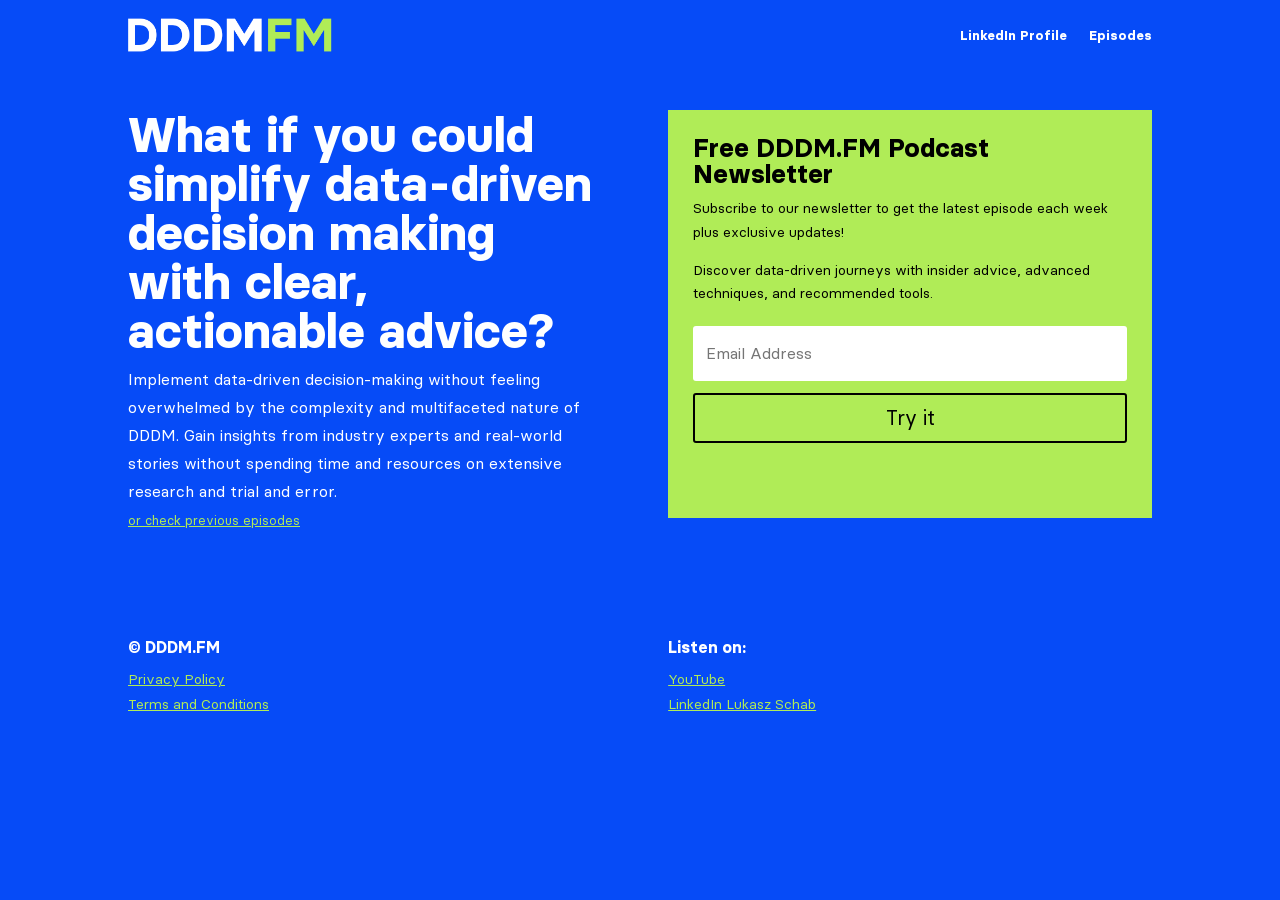
<file: index.html>
<!doctype html>
<html lang="en">
<head>
  <meta charset="utf-8">
  <meta name="viewport" content="width=device-width, initial-scale=1">
  <title>Data-Driven Decision Making Podcast – DDDM.FM</title>
  <meta name="description" content="Simplify data-driven decision making with clear, actionable advice. Insights from industry experts and real-world stories.">
  <link rel="canonical" href="https://dddm.fm/">
  <meta property="og:type" content="website">
  <meta property="og:title" content="Data-Driven Decision Making Podcast – DDDM.FM">
  <meta property="og:description" content="Simplify data-driven decision making with clear, actionable advice.">
  <meta property="og:url" content="https://dddm.fm/">
  <link rel="icon" href="assets/favicon-32.png" sizes="32x32">
  <link rel="icon" href="assets/favicon-192.png" sizes="192x192">
  <link rel="apple-touch-icon" href="assets/apple-touch-icon.png">
  <link rel="preload" href="assets/basiercircle-bold.ttf" as="font" type="font/ttf" crossorigin>
  <link rel="stylesheet" href="style.css">
</head>
<body>
  <header class="site-header">
    <div class="wrap">
      <a class="logo" href="/"><img src="assets/logo.png" width="750" height="125" alt="DDDM.FM – Data-Driven Decision Making Podcast"></a>
      <nav>
        <a href="https://www.linkedin.com/in/lukaszschab/">LinkedIn Profile</a>
        <a href="https://www.youtube.com/@DDDM_FM">Episodes</a>
      </nav>
    </div>
  </header>

  <main class="hero">
    <div class="wrap">
      <div>
        <h1>What if you could simplify data-driven decision making with clear, actionable advice?</h1>
        <p class="lead">Implement data-driven decision-making without feeling overwhelmed by the complexity and multifaceted nature of DDDM. Gain insights from industry experts and real-world stories without spending time and resources on extensive research and trial and error.</p>
        <a class="episodes" href="https://www.youtube.com/@DDDM_FM" target="_blank" rel="noopener">or check previous episodes</a>
      </div>

      <section class="newsletter" aria-labelledby="nl-title">
        <h2 id="nl-title">Free DDDM.FM Podcast Newsletter</h2>
        <p>Subscribe to our newsletter to get the latest episode each week plus exclusive updates!</p>
        <p>Discover data-driven journeys with insider advice, advanced techniques, and recommended tools.</p>
        <!-- Kit (ConvertKit) form 7572705, same list the WordPress site used -->
        <form id="signup" action="https://app.convertkit.com/forms/7572705/subscriptions" method="post">
          <input id="email" type="email" name="email_address" placeholder="Email Address" aria-label="Email Address" autocomplete="email" required>
          <button type="submit">Try it</button>
          <p class="form-status" role="status" aria-live="polite"></p>
        </form>
      </section>
    </div>
  </main>

  <footer class="site-footer">
    <div class="wrap">
      <div>
        <p class="label">© DDDM.FM</p>
        <ul>
          <li><a href="/privacy-policy/">Privacy Policy</a></li>
          <li><a href="/terms-and-conditions/">Terms and Conditions</a></li>
        </ul>
      </div>
      <div>
        <p class="label">Listen on:</p>
        <ul>
          <li><a href="https://www.youtube.com/@DDDM_FM">YouTube</a></li>
          <li><a href="https://www.linkedin.com/in/lukaszschab/">LinkedIn Lukasz Schab</a></li>
        </ul>
      </div>
    </div>
  </footer>

  <script>
    // Submit to Kit in the background and show the result inline.
    // Without JS the form still posts normally to Kit's hosted confirmation page.
    const form = document.getElementById('signup');
    const status = form.querySelector('.form-status');
    const button = form.querySelector('button');
    form.addEventListener('submit', async (e) => {
      e.preventDefault();
      button.disabled = true;
      status.textContent = '';
      let data;
      try {
        const res = await fetch(form.action, {
          method: 'POST',
          headers: { Accept: 'application/json' },
          body: new FormData(form)
        });
        data = await res.json();
      } catch {
        form.submit();
        return;
      } finally {
        button.disabled = false;
      }
      if (data.status === 'failed') {
        status.textContent = 'Something went wrong. Please check your email address and try again.';
      } else {
        form.reset();
        status.textContent = 'Thanks! Check your inbox to confirm your subscription.';
      }
    });
  </script>
</body>
</html>
</file>
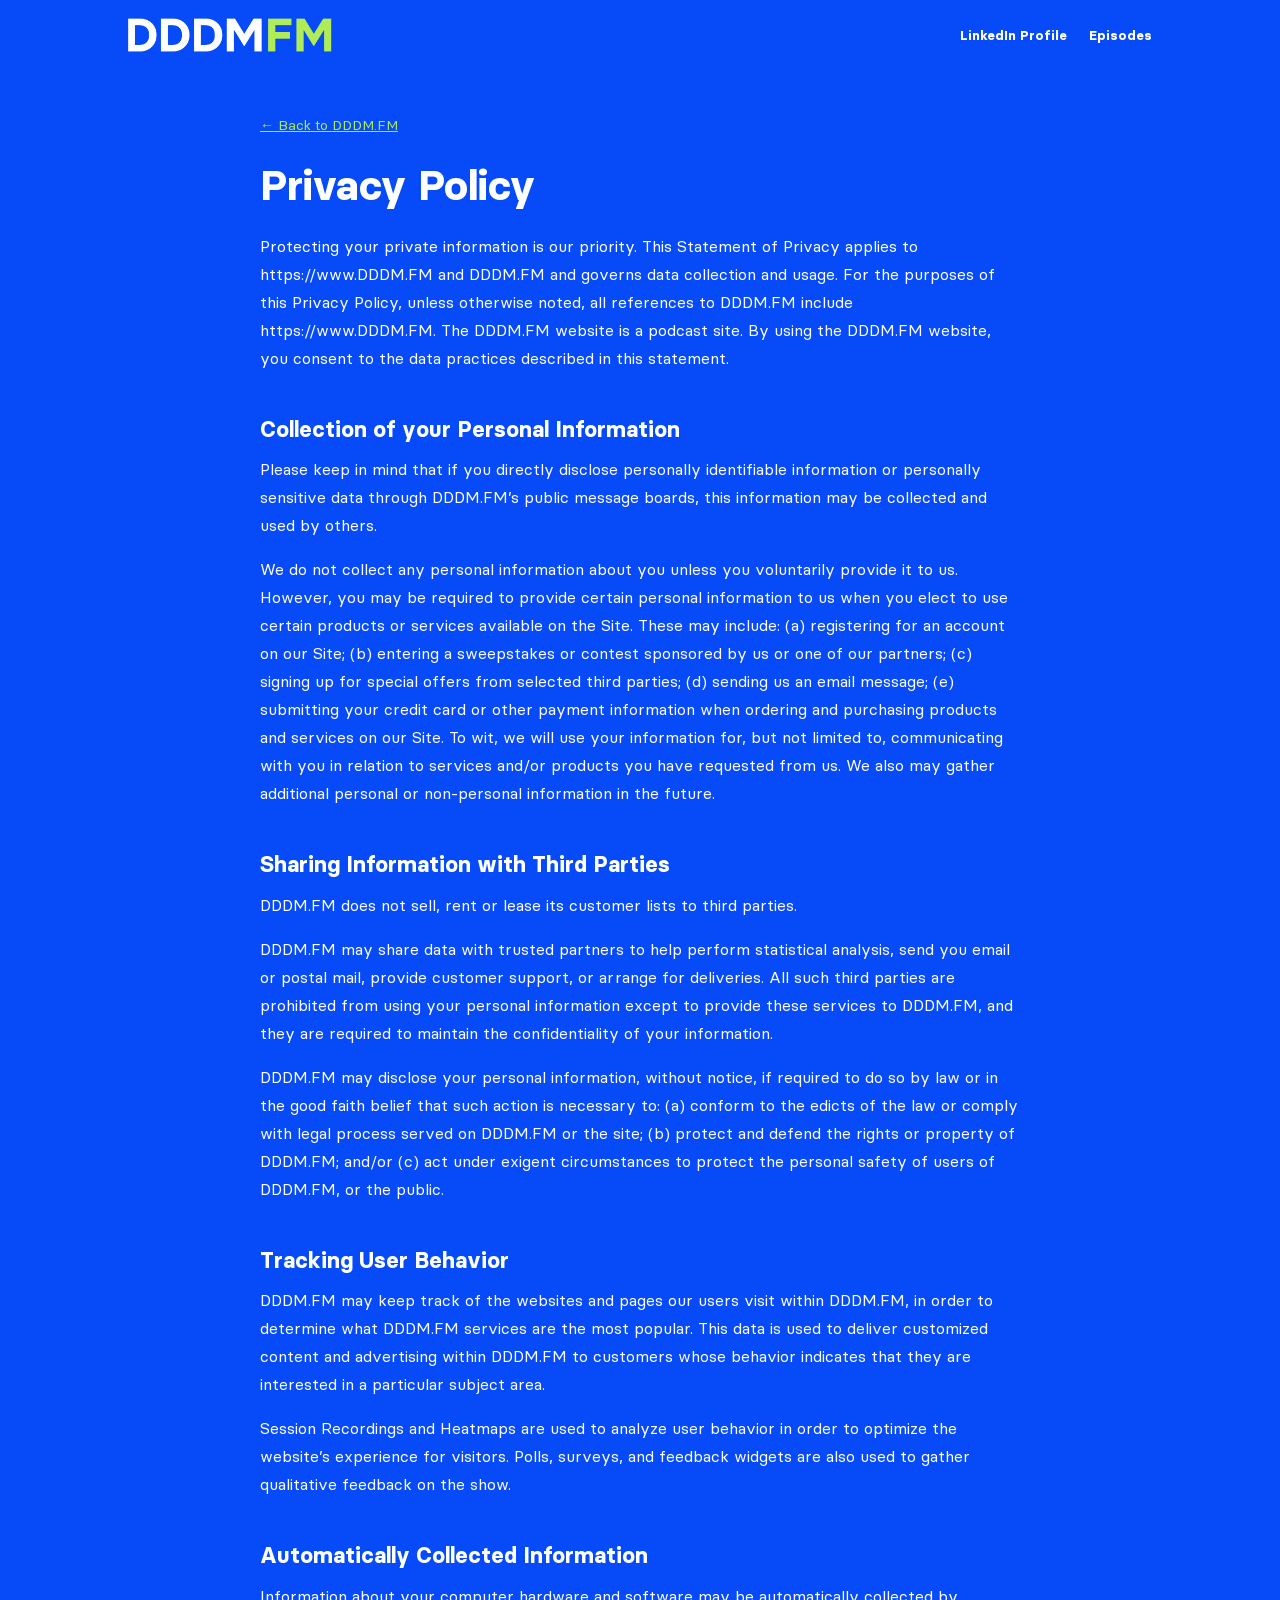
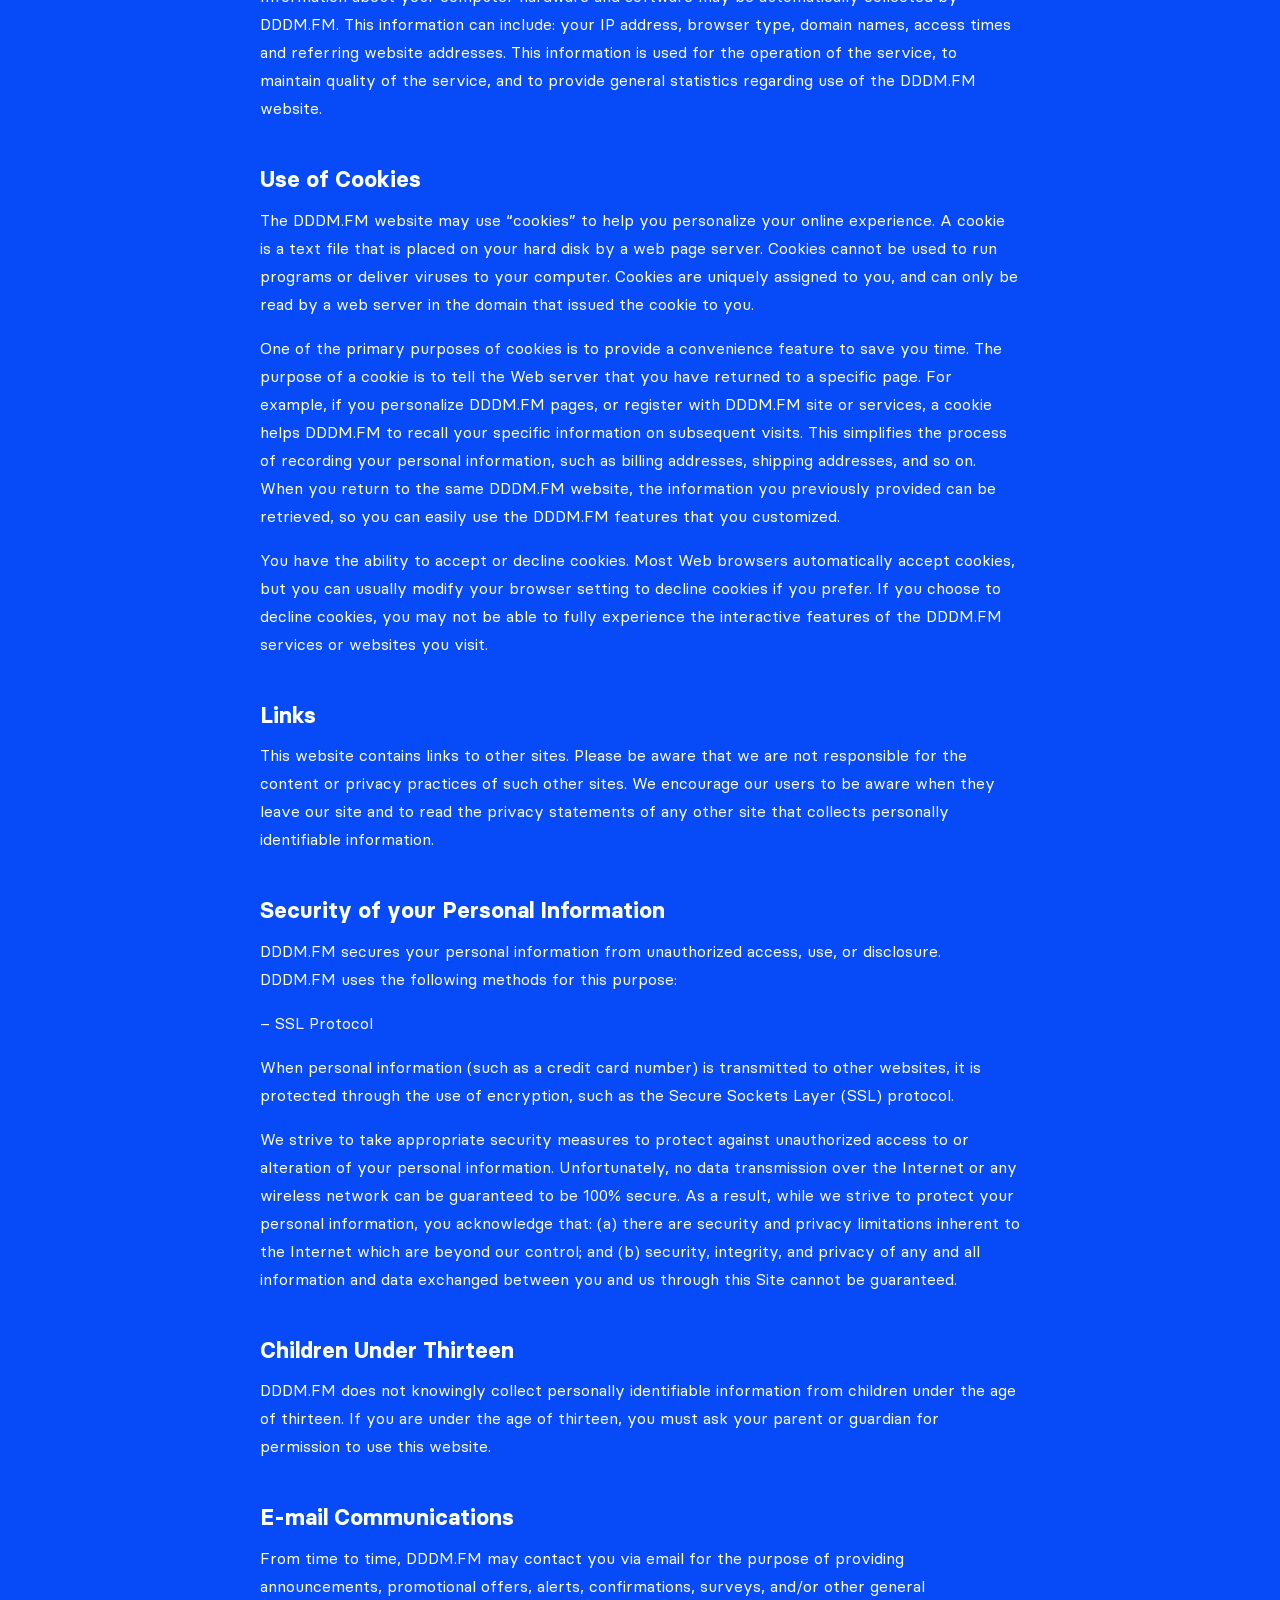
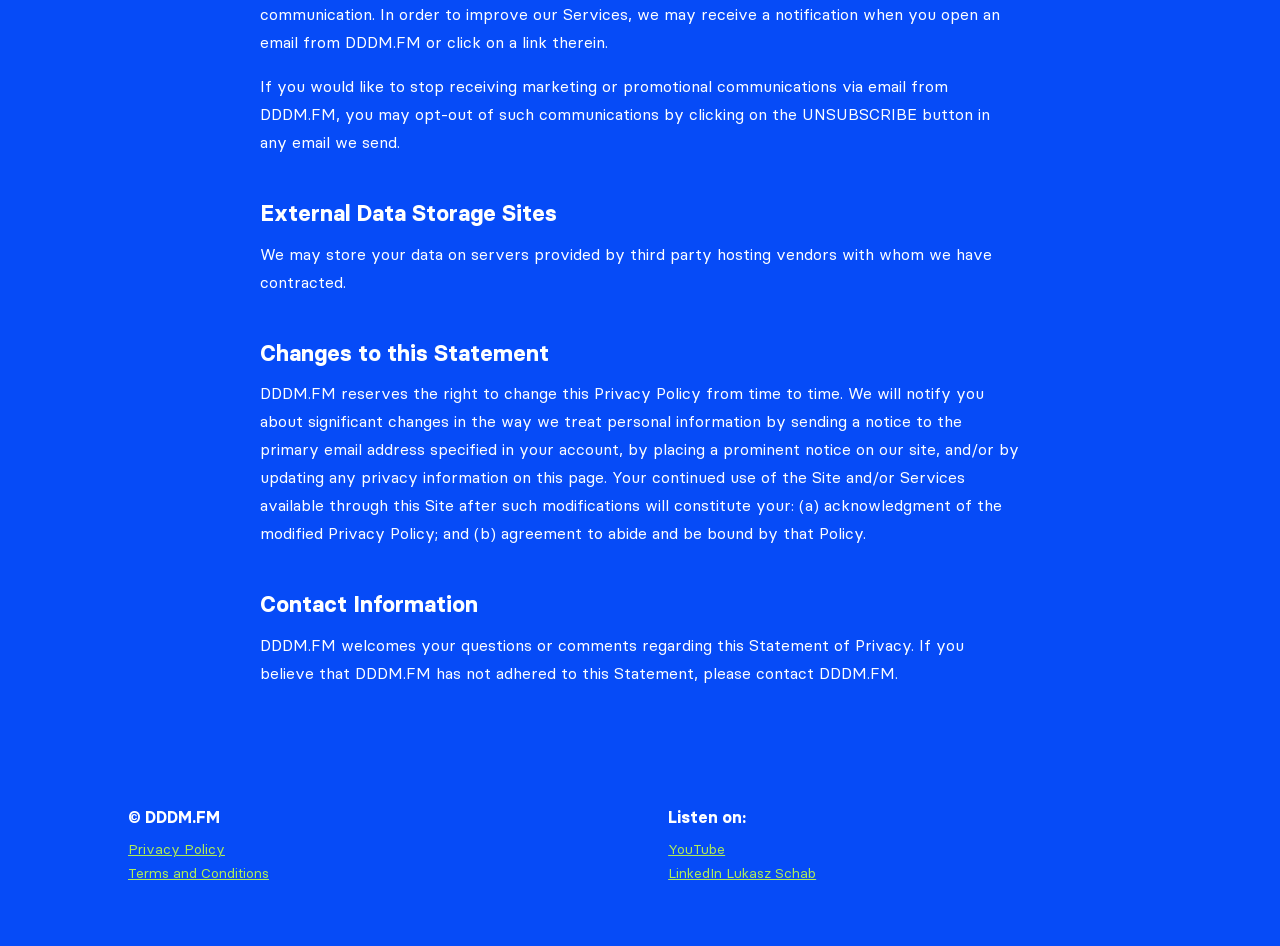
<file: privacy-policy/index.html>
<!doctype html>
<html lang="en">
<head>
  <meta charset="utf-8">
  <meta name="viewport" content="width=device-width, initial-scale=1">
  <title>Privacy Policy &ndash; DDDM.FM</title>
  <link rel="canonical" href="https://dddm.fm/privacy-policy/">
  <link rel="icon" href="../assets/favicon-32.png" sizes="32x32">
  <link rel="apple-touch-icon" href="../assets/apple-touch-icon.png">
  <link rel="stylesheet" href="../style.css">
</head>
<body>
  <header class="site-header">
    <div class="wrap">
      <a class="logo" href="/"><img src="../assets/logo.png" width="750" height="125" alt="DDDM.FM &ndash; Data-Driven Decision Making Podcast"></a>
      <nav>
        <a href="https://www.linkedin.com/in/lukaszschab/">LinkedIn Profile</a>
        <a href="https://www.youtube.com/@DDDM_FM">Episodes</a>
      </nav>
    </div>
  </header>

  <main class="legal">
    <div class="wrap">
      <a class="back" href="/">&larr; Back to DDDM.FM</a>
      <h1>Privacy Policy</h1>
      
      <p>Protecting your private information is our priority. This Statement of Privacy applies to https://www.DDDM.FM and DDDM.FM and governs data collection and usage. For the purposes of this Privacy Policy, unless otherwise noted, all references to DDDM.FM include https://www.DDDM.FM. The DDDM.FM website is a podcast site. By using the DDDM.FM website, you consent to the data practices described in this statement.</p>
      <h2>Collection of your Personal Information</h2>
      <p>Please keep in mind that if you directly disclose personally identifiable information or personally sensitive data through DDDM.FM’s public message boards, this information may be collected and used by others.</p>
      <p>We do not collect any personal information about you unless you voluntarily provide it to us. However, you may be required to provide certain personal information to us when you elect to use certain products or services available on the Site. These may include: (a) registering for an account on our Site; (b) entering a sweepstakes or contest sponsored by us or one of our partners; (c) signing up for special offers from selected third parties; (d) sending us an email message; (e) submitting your credit card or other payment information when ordering and purchasing products and services on our Site. To wit, we will use your information for, but not limited to, communicating with you in relation to services and/or products you have requested from us. We also may gather additional personal or non-personal information in the future.</p>
      <h2>Sharing Information with Third Parties</h2>
      <p>DDDM.FM does not sell, rent or lease its customer lists to third parties.</p>
      <p>DDDM.FM may share data with trusted partners to help perform statistical analysis, send you email or postal mail, provide customer support, or arrange for deliveries. All such third parties are prohibited from using your personal information except to provide these services to DDDM.FM, and they are required to maintain the confidentiality of your information.</p>
      <p>DDDM.FM may disclose your personal information, without notice, if required to do so by law or in the good faith belief that such action is necessary to: (a) conform to the edicts of the law or comply with legal process served on DDDM.FM or the site; (b) protect and defend the rights or property of DDDM.FM; and/or (c) act under exigent circumstances to protect the personal safety of users of DDDM.FM, or the public.</p>
      <h2>Tracking User Behavior</h2>
      <p>DDDM.FM may keep track of the websites and pages our users visit within DDDM.FM, in order to determine what DDDM.FM services are the most popular. This data is used to deliver customized content and advertising within DDDM.FM to customers whose behavior indicates that they are interested in a particular subject area.</p>
      <p>Session Recordings and Heatmaps are used to analyze user behavior in order to optimize the website’s experience for visitors. Polls, surveys, and feedback widgets are also used to gather qualitative feedback on the show.</p>
      <h2>Automatically Collected Information</h2>
      <p>Information about your computer hardware and software may be automatically collected by DDDM.FM. This information can include: your IP address, browser type, domain names, access times and referring website addresses. This information is used for the operation of the service, to maintain quality of the service, and to provide general statistics regarding use of the DDDM.FM website.</p>
      <h2>Use of Cookies</h2>
      <p>The DDDM.FM website may use “cookies” to help you personalize your online experience. A cookie is a text file that is placed on your hard disk by a web page server. Cookies cannot be used to run programs or deliver viruses to your computer. Cookies are uniquely assigned to you, and can only be read by a web server in the domain that issued the cookie to you.</p>
      <p>One of the primary purposes of cookies is to provide a convenience feature to save you time. The purpose of a cookie is to tell the Web server that you have returned to a specific page. For example, if you personalize DDDM.FM pages, or register with DDDM.FM site or services, a cookie helps DDDM.FM to recall your specific information on subsequent visits. This simplifies the process of recording your personal information, such as billing addresses, shipping addresses, and so on. When you return to the same DDDM.FM website, the information you previously provided can be retrieved, so you can easily use the DDDM.FM features that you customized.</p>
      <p>You have the ability to accept or decline cookies. Most Web browsers automatically accept cookies, but you can usually modify your browser setting to decline cookies if you prefer. If you choose to decline cookies, you may not be able to fully experience the interactive features of the DDDM.FM services or websites you visit.</p>
      <h2>Links</h2>
      <p>This website contains links to other sites. Please be aware that we are not responsible for the content or privacy practices of such other sites. We encourage our users to be aware when they leave our site and to read the privacy statements of any other site that collects personally identifiable information.</p>
      <h2>Security of your Personal Information</h2>
      <p>DDDM.FM secures your personal information from unauthorized access, use, or disclosure. DDDM.FM uses the following methods for this purpose:</p>
      <p>– SSL Protocol</p>
      <p>When personal information (such as a credit card number) is transmitted to other websites, it is protected through the use of encryption, such as the Secure Sockets Layer (SSL) protocol.</p>
      <p>We strive to take appropriate security measures to protect against unauthorized access to or alteration of your personal information. Unfortunately, no data transmission over the Internet or any wireless network can be guaranteed to be 100% secure. As a result, while we strive to protect your personal information, you acknowledge that: (a) there are security and privacy limitations inherent to the Internet which are beyond our control; and (b) security, integrity, and privacy of any and all information and data exchanged between you and us through this Site cannot be guaranteed.</p>
      <h2>Children Under Thirteen</h2>
      <p>DDDM.FM does not knowingly collect personally identifiable information from children under the age of thirteen. If you are under the age of thirteen, you must ask your parent or guardian for permission to use this website.</p>
      <h2>E-mail Communications</h2>
      <p>From time to time, DDDM.FM may contact you via email for the purpose of providing announcements, promotional offers, alerts, confirmations, surveys, and/or other general communication. In order to improve our Services, we may receive a notification when you open an email from DDDM.FM or click on a link therein.</p>
      <p>If you would like to stop receiving marketing or promotional communications via email from DDDM.FM, you may opt-out of such communications by clicking on the UNSUBSCRIBE button in any email we send.</p>
      <h2>External Data Storage Sites</h2>
      <p>We may store your data on servers provided by third party hosting vendors with whom we have contracted.</p>
      <h2>Changes to this Statement</h2>
      <p>DDDM.FM reserves the right to change this Privacy Policy from time to time. We will notify you about significant changes in the way we treat personal information by sending a notice to the primary email address specified in your account, by placing a prominent notice on our site, and/or by updating any privacy information on this page. Your continued use of the Site and/or Services available through this Site after such modifications will constitute your: (a) acknowledgment of the modified Privacy Policy; and (b) agreement to abide and be bound by that Policy.</p>
      <h2>Contact Information</h2>
      <p>DDDM.FM welcomes your questions or comments regarding this Statement of Privacy. If you believe that DDDM.FM has not adhered to this Statement, please contact DDDM.FM.</p>
    </div>
  </main>

  <footer class="site-footer">
    <div class="wrap">
      <div>
        <p class="label">&copy; DDDM.FM</p>
        <ul>
          <li><a href="/privacy-policy/">Privacy Policy</a></li>
          <li><a href="/terms-and-conditions/">Terms and Conditions</a></li>
        </ul>
      </div>
      <div>
        <p class="label">Listen on:</p>
        <ul>
          <li><a href="https://www.youtube.com/@DDDM_FM">YouTube</a></li>
          <li><a href="https://www.linkedin.com/in/lukaszschab/">LinkedIn Lukasz Schab</a></li>
        </ul>
      </div>
    </div>
  </footer>
</body>
</html>
</file>
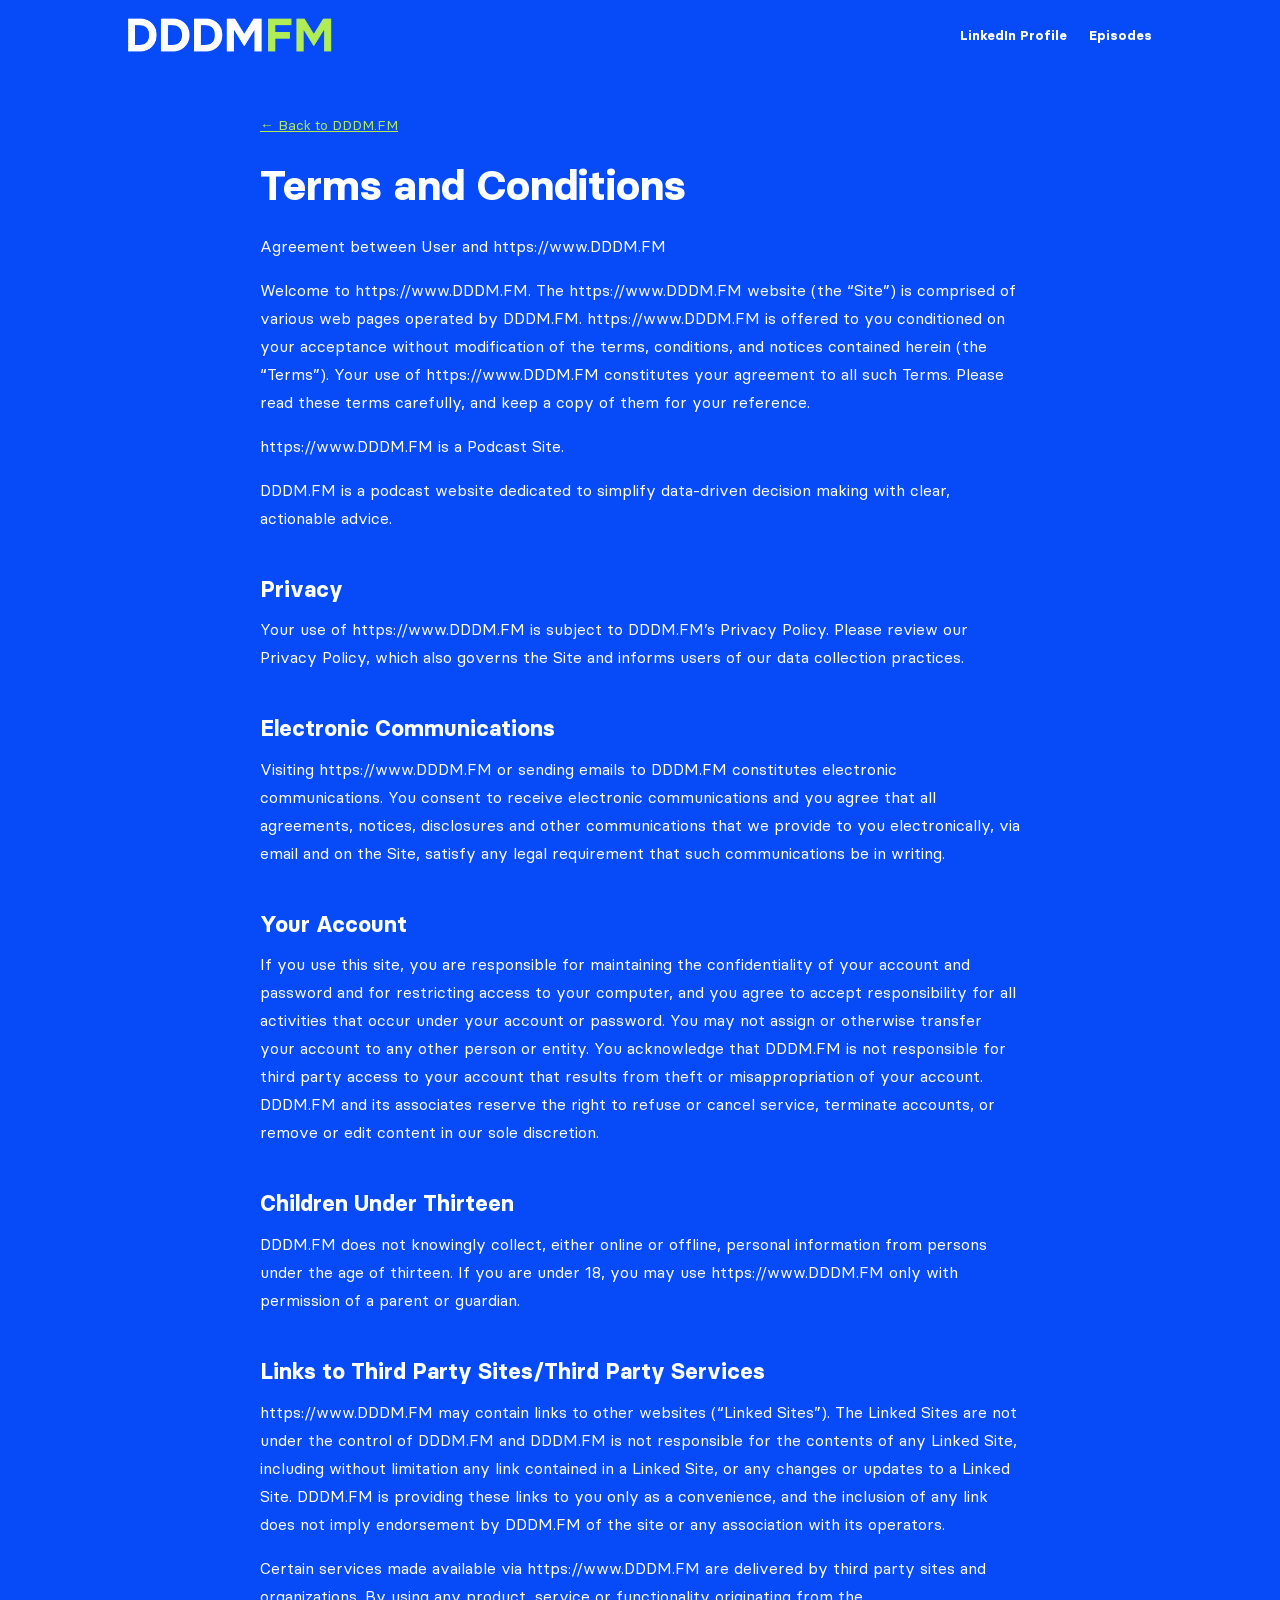
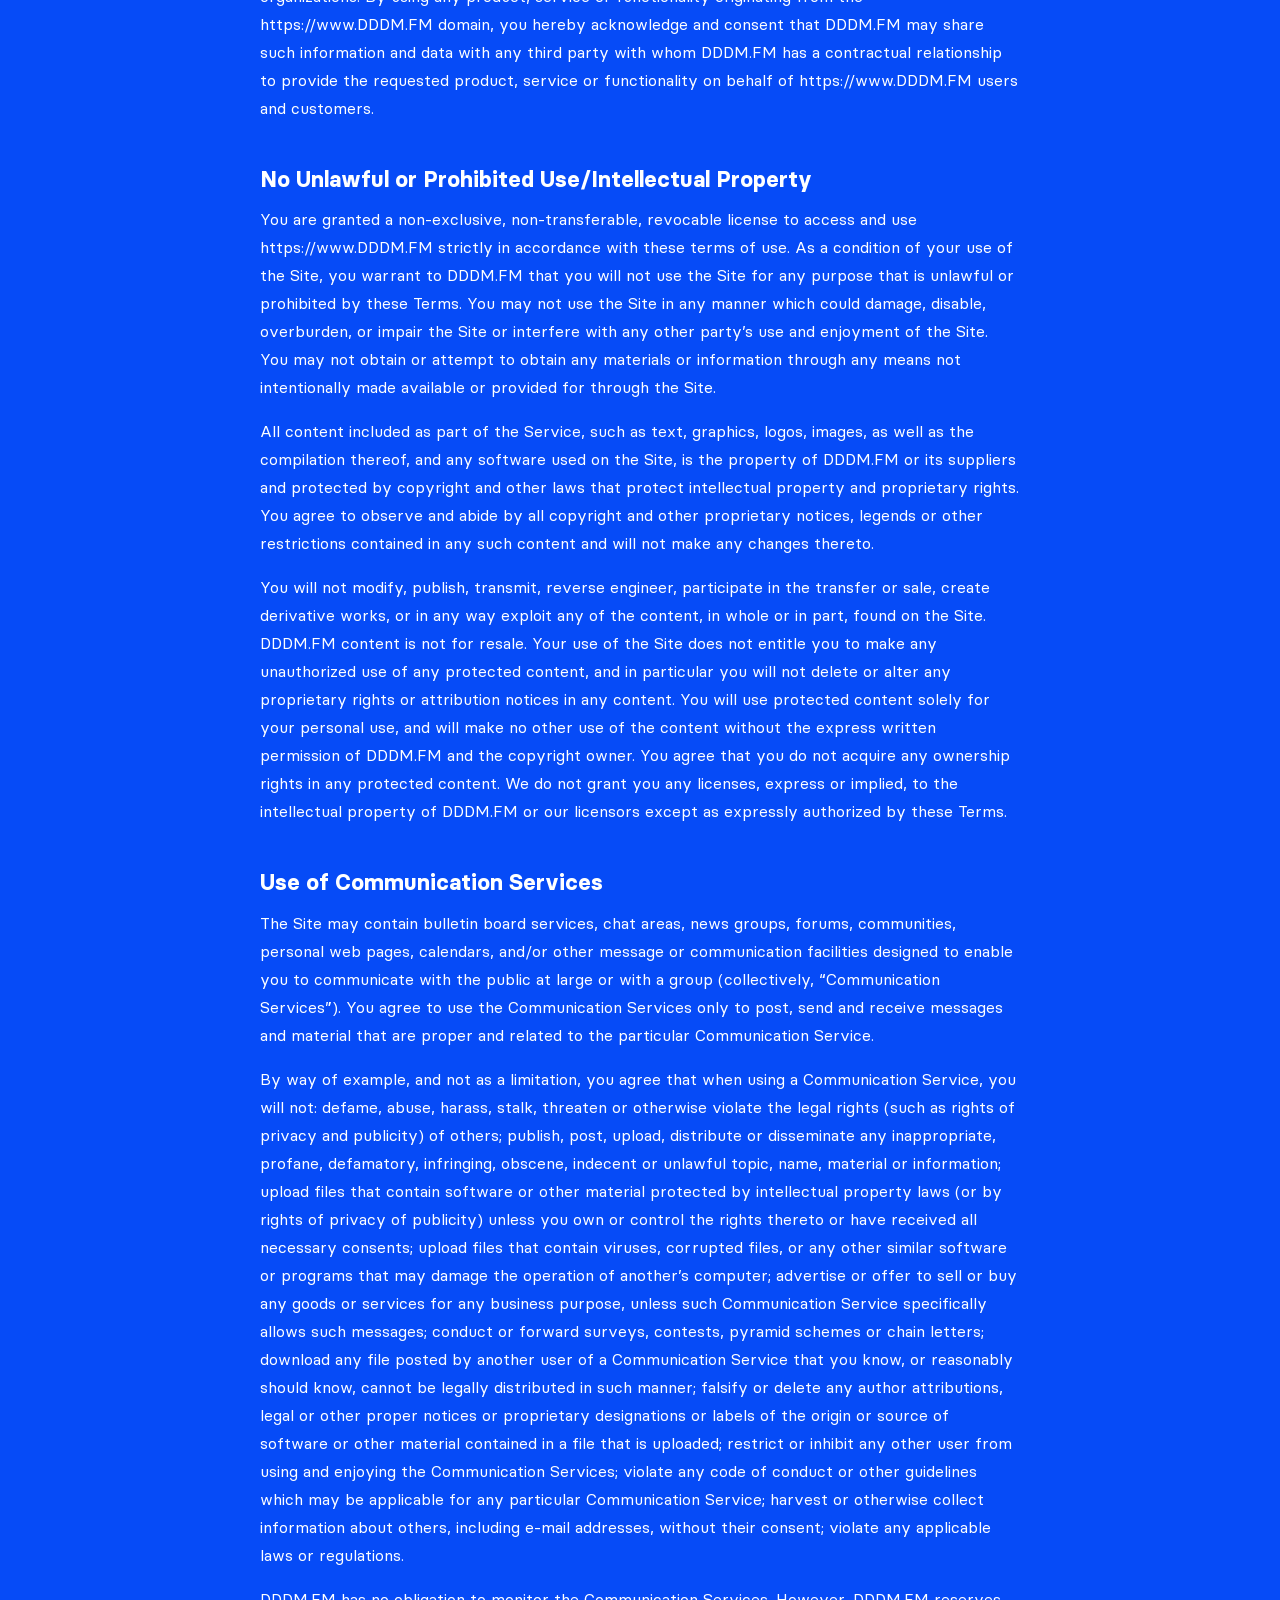
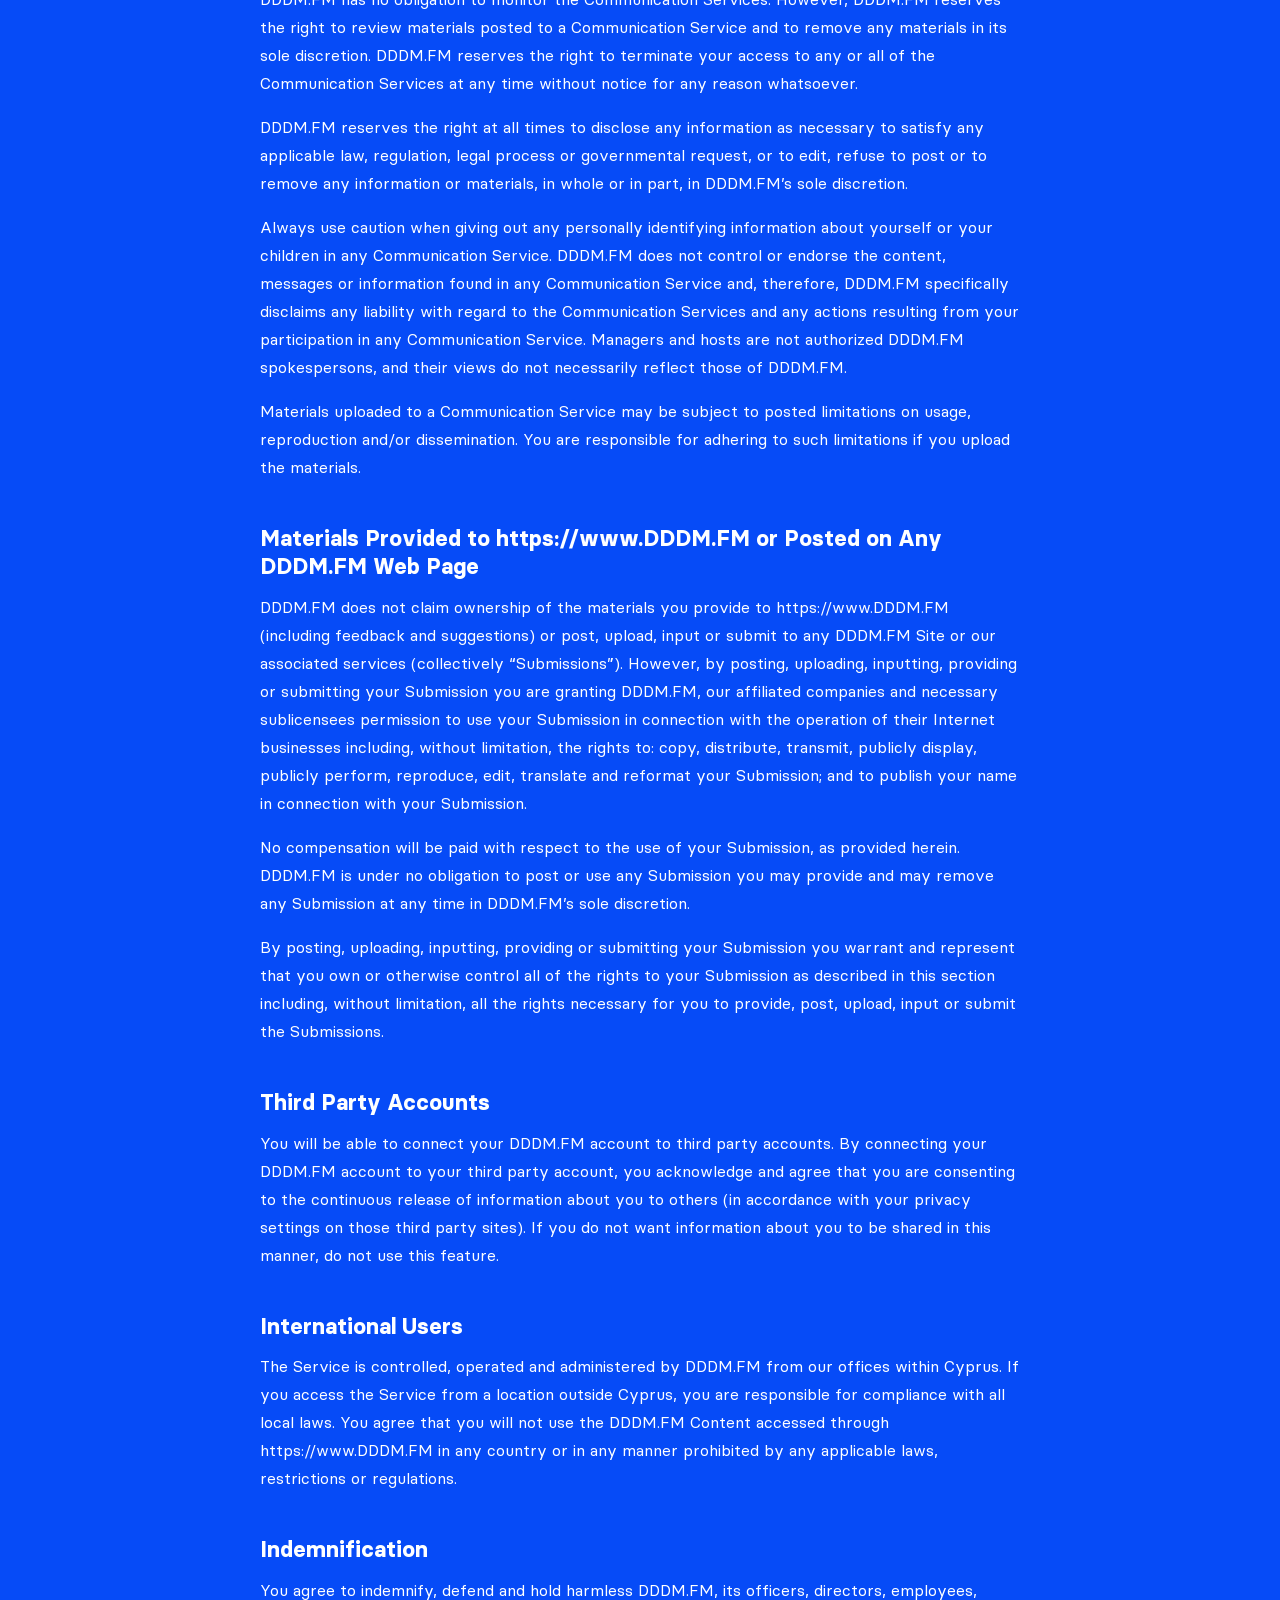
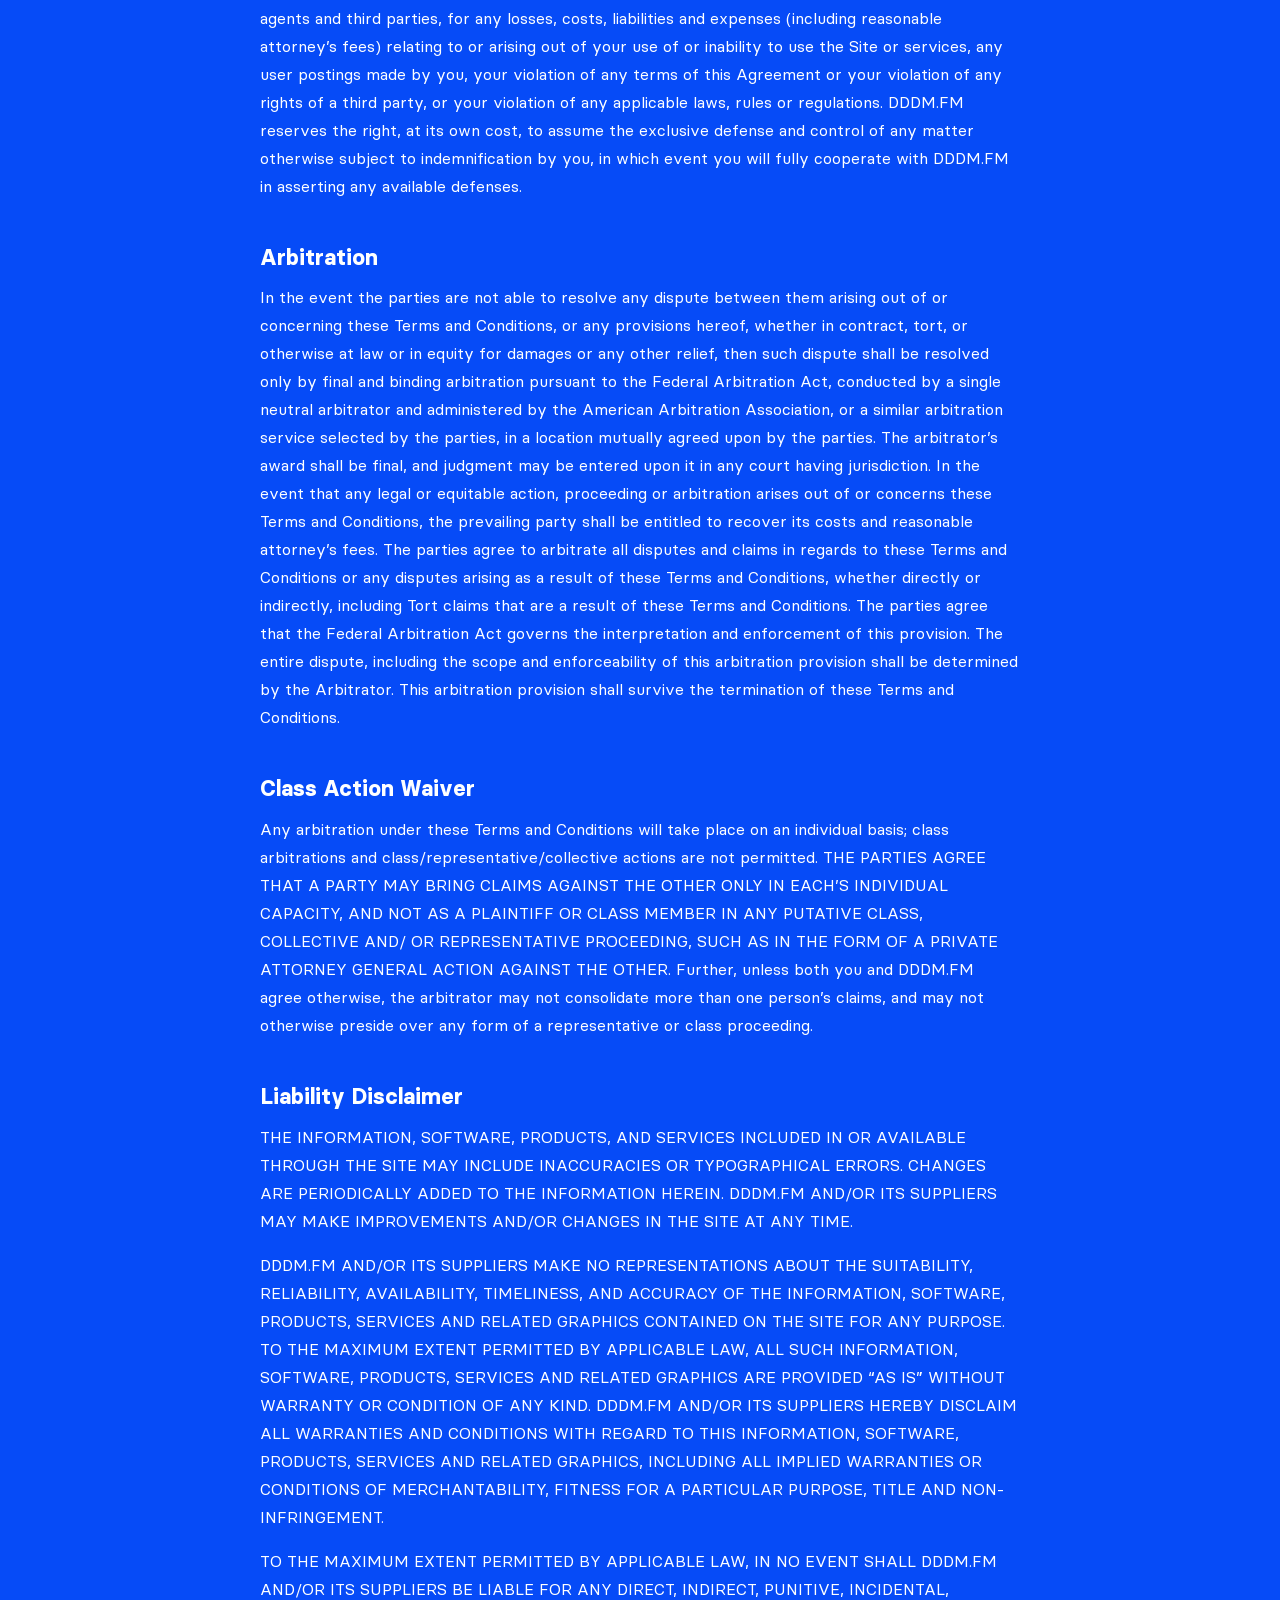
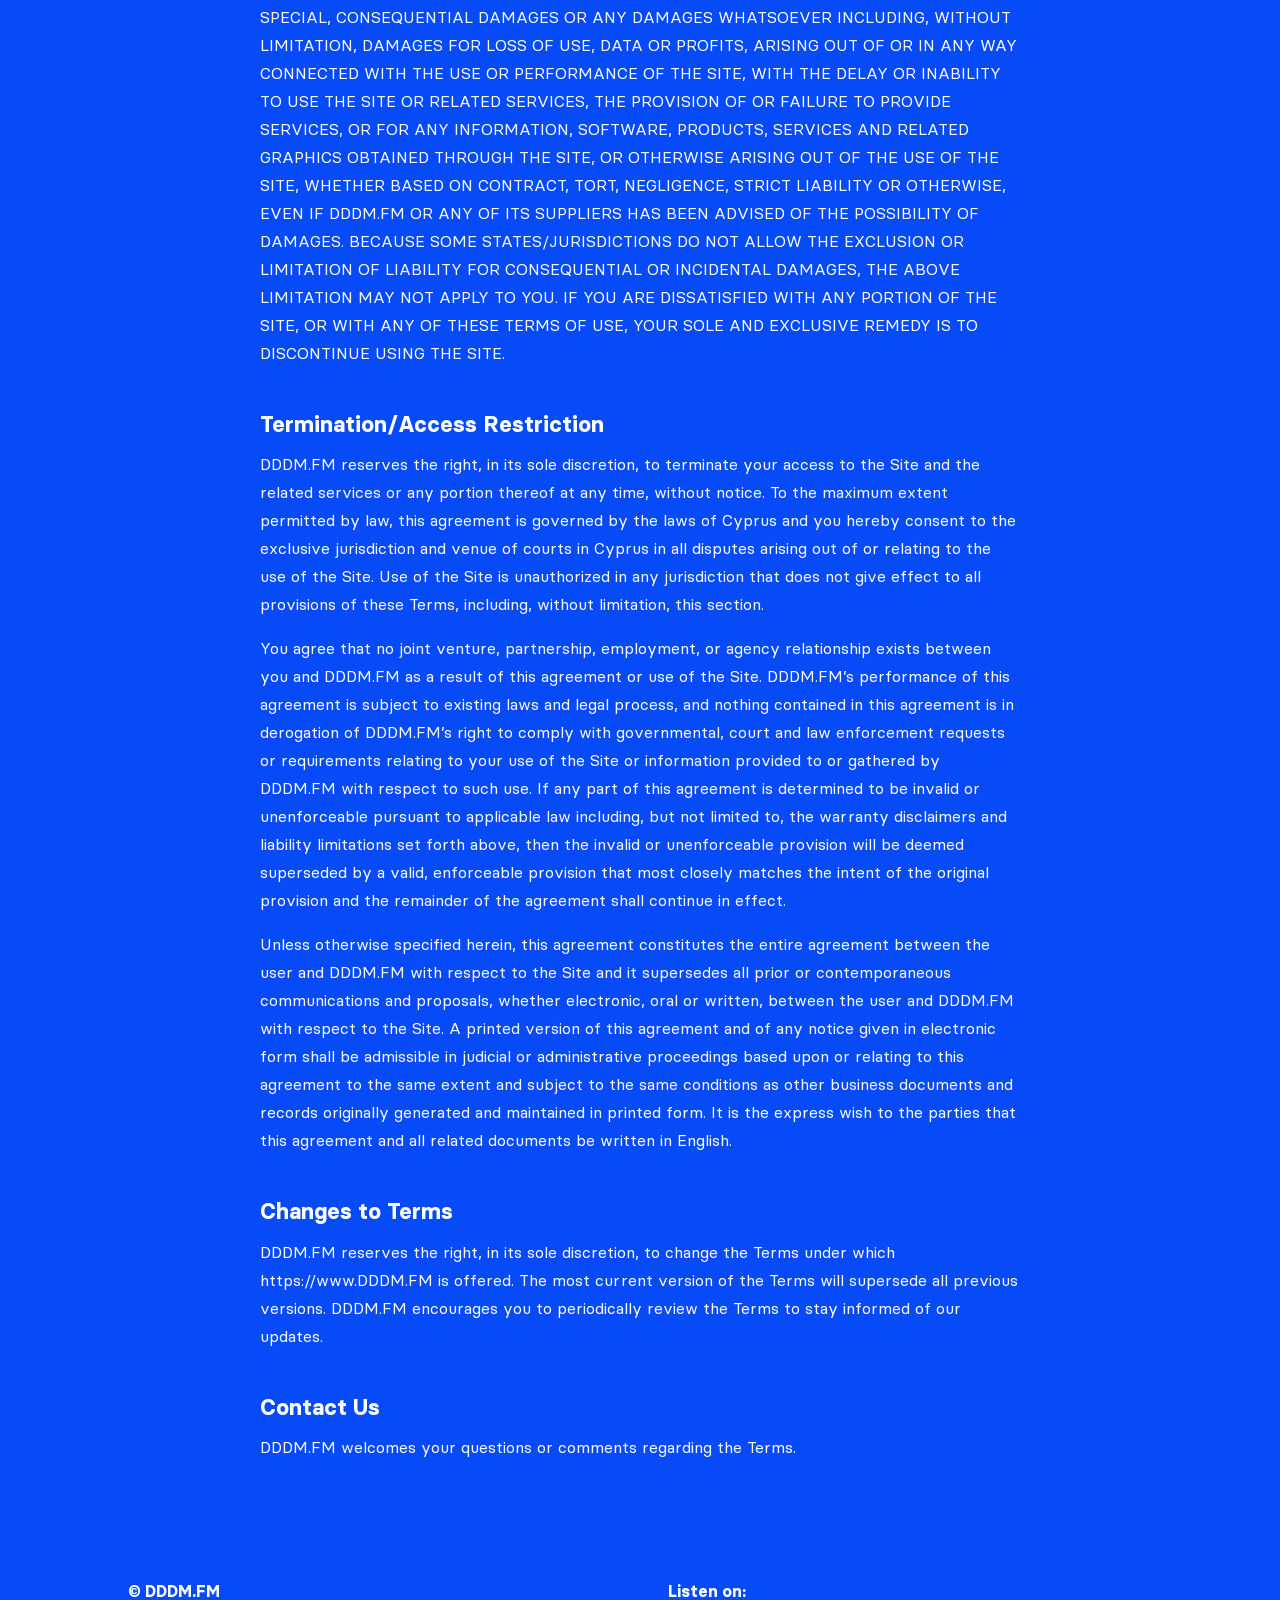
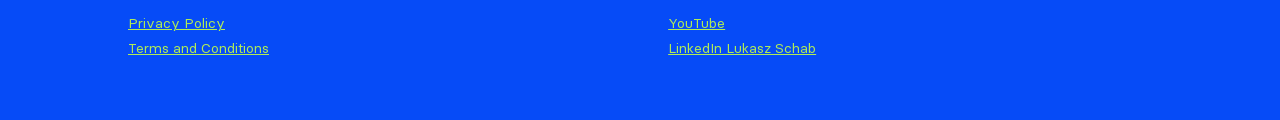
<file: terms-and-conditions/index.html>
<!doctype html>
<html lang="en">
<head>
  <meta charset="utf-8">
  <meta name="viewport" content="width=device-width, initial-scale=1">
  <title>Terms and Conditions &ndash; DDDM.FM</title>
  <link rel="canonical" href="https://dddm.fm/terms-and-conditions/">
  <link rel="icon" href="../assets/favicon-32.png" sizes="32x32">
  <link rel="apple-touch-icon" href="../assets/apple-touch-icon.png">
  <link rel="stylesheet" href="../style.css">
</head>
<body>
  <header class="site-header">
    <div class="wrap">
      <a class="logo" href="/"><img src="../assets/logo.png" width="750" height="125" alt="DDDM.FM &ndash; Data-Driven Decision Making Podcast"></a>
      <nav>
        <a href="https://www.linkedin.com/in/lukaszschab/">LinkedIn Profile</a>
        <a href="https://www.youtube.com/@DDDM_FM">Episodes</a>
      </nav>
    </div>
  </header>

  <main class="legal">
    <div class="wrap">
      <a class="back" href="/">&larr; Back to DDDM.FM</a>
      <h1>Terms and Conditions</h1>
      
      <p>Agreement between User and https://www.DDDM.FM<br></p>
      <p>Welcome to https://www.DDDM.FM. The https://www.DDDM.FM website (the “Site”) is comprised of various web pages operated by DDDM.FM. https://www.DDDM.FM is offered to you conditioned on your acceptance without modification of the terms, conditions, and notices contained herein (the “Terms”). Your use of https://www.DDDM.FM constitutes your agreement to all such Terms. Please read these terms carefully, and keep a copy of them for your reference.</p>
      <p>https://www.DDDM.FM is a Podcast Site.</p>
      <p>DDDM.FM is a podcast website dedicated to simplify data-driven decision making with clear, actionable advice.</p>
      <h2>Privacy</h2>
      <p>Your use of https://www.DDDM.FM is subject to DDDM.FM’s Privacy Policy. Please review our Privacy Policy, which also governs the Site and informs users of our data collection practices.</p>
      <h2>Electronic Communications</h2>
      <p>Visiting https://www.DDDM.FM or sending emails to DDDM.FM constitutes electronic communications. You consent to receive electronic communications and you agree that all agreements, notices, disclosures and other communications that we provide to you electronically, via email and on the Site, satisfy any legal requirement that such communications be in writing.</p>
      <h2>Your Account</h2>
      <p>If you use this site, you are responsible for maintaining the confidentiality of your account and password and for restricting access to your computer, and you agree to accept responsibility for all activities that occur under your account or password. You may not assign or otherwise transfer your account to any other person or entity. You acknowledge that DDDM.FM is not responsible for third party access to your account that results from theft or misappropriation of your account. DDDM.FM and its associates reserve the right to refuse or cancel service, terminate accounts, or remove or edit content in our sole discretion.</p>
      <h2>Children Under Thirteen</h2>
      <p>DDDM.FM does not knowingly collect, either online or offline, personal information from persons under the age of thirteen. If you are under 18, you may use https://www.DDDM.FM only with permission of a parent or guardian.</p>
      <h2>Links to Third Party Sites/Third Party Services</h2>
      <p>https://www.DDDM.FM may contain links to other websites (“Linked Sites”). The Linked Sites are not under the control of DDDM.FM and DDDM.FM is not responsible for the contents of any Linked Site, including without limitation any link contained in a Linked Site, or any changes or updates to a Linked Site. DDDM.FM is providing these links to you only as a convenience, and the inclusion of any link does not imply endorsement by DDDM.FM of the site or any association with its operators.</p>
      <p>Certain services made available via https://www.DDDM.FM are delivered by third party sites and organizations. By using any product, service or functionality originating from the https://www.DDDM.FM domain, you hereby acknowledge and consent that DDDM.FM may share such information and data with any third party with whom DDDM.FM has a contractual relationship to provide the requested product, service or functionality on behalf of https://www.DDDM.FM users and customers.</p>
      <h2>No Unlawful or Prohibited Use/Intellectual Property</h2>
      <p>You are granted a non-exclusive, non-transferable, revocable license to access and use https://www.DDDM.FM strictly in accordance with these terms of use. As a condition of your use of the Site, you warrant to DDDM.FM that you will not use the Site for any purpose that is unlawful or prohibited by these Terms. You may not use the Site in any manner which could damage, disable, overburden, or impair the Site or interfere with any other party’s use and enjoyment of the Site. You may not obtain or attempt to obtain any materials or information through any means not intentionally made available or provided for through the Site.</p>
      <p>All content included as part of the Service, such as text, graphics, logos, images, as well as the compilation thereof, and any software used on the Site, is the property of DDDM.FM or its suppliers and protected by copyright and other laws that protect intellectual property and proprietary rights. You agree to observe and abide by all copyright and other proprietary notices, legends or other restrictions contained in any such content and will not make any changes thereto.</p>
      <p>You will not modify, publish, transmit, reverse engineer, participate in the transfer or sale, create derivative works, or in any way exploit any of the content, in whole or in part, found on the Site. DDDM.FM content is not for resale. Your use of the Site does not entitle you to make any unauthorized use of any protected content, and in particular you will not delete or alter any proprietary rights or attribution notices in any content. You will use protected content solely for your personal use, and will make no other use of the content without the express written permission of DDDM.FM and the copyright owner. You agree that you do not acquire any ownership rights in any protected content. We do not grant you any licenses, express or implied, to the intellectual property of DDDM.FM or our licensors except as expressly authorized by these Terms.</p>
      <h2>Use of Communication Services</h2>
      <p>The Site may contain bulletin board services, chat areas, news groups, forums, communities, personal web pages, calendars, and/or other message or communication facilities designed to enable you to communicate with the public at large or with a group (collectively, “Communication Services”). You agree to use the Communication Services only to post, send and receive messages and material that are proper and related to the particular Communication Service.</p>
      <p>By way of example, and not as a limitation, you agree that when using a Communication Service, you will not: defame, abuse, harass, stalk, threaten or otherwise violate the legal rights (such as rights of privacy and publicity) of others; publish, post, upload, distribute or disseminate any inappropriate, profane, defamatory, infringing, obscene, indecent or unlawful topic, name, material or information; upload files that contain software or other material protected by intellectual property laws (or by rights of privacy of publicity) unless you own or control the rights thereto or have received all necessary consents; upload files that contain viruses, corrupted files, or any other similar software or programs that may damage the operation of another’s computer; advertise or offer to sell or buy any goods or services for any business purpose, unless such Communication Service specifically allows such messages; conduct or forward surveys, contests, pyramid schemes or chain letters; download any file posted by another user of a Communication Service that you know, or reasonably should know, cannot be legally distributed in such manner; falsify or delete any author attributions, legal or other proper notices or proprietary designations or labels of the origin or source of software or other material contained in a file that is uploaded; restrict or inhibit any other user from using and enjoying the Communication Services; violate any code of conduct or other guidelines which may be applicable for any particular Communication Service; harvest or otherwise collect information about others, including e-mail addresses, without their consent; violate any applicable laws or regulations.</p>
      <p>DDDM.FM has no obligation to monitor the Communication Services. However, DDDM.FM reserves the right to review materials posted to a Communication Service and to remove any materials in its sole discretion. DDDM.FM reserves the right to terminate your access to any or all of the Communication Services at any time without notice for any reason whatsoever.</p>
      <p>DDDM.FM reserves the right at all times to disclose any information as necessary to satisfy any applicable law, regulation, legal process or governmental request, or to edit, refuse to post or to remove any information or materials, in whole or in part, in DDDM.FM’s sole discretion.</p>
      <p>Always use caution when giving out any personally identifying information about yourself or your children in any Communication Service. DDDM.FM does not control or endorse the content, messages or information found in any Communication Service and, therefore, DDDM.FM specifically disclaims any liability with regard to the Communication Services and any actions resulting from your participation in any Communication Service. Managers and hosts are not authorized DDDM.FM spokespersons, and their views do not necessarily reflect those of DDDM.FM.</p>
      <p>Materials uploaded to a Communication Service may be subject to posted limitations on usage, reproduction and/or dissemination. You are responsible for adhering to such limitations if you upload the materials.</p>
      <h2>Materials Provided to https://www.DDDM.FM or Posted on Any DDDM.FM Web Page</h2>
      <p>DDDM.FM does not claim ownership of the materials you provide to https://www.DDDM.FM (including feedback and suggestions) or post, upload, input or submit to any DDDM.FM Site or our associated services (collectively “Submissions”). However, by posting, uploading, inputting, providing or submitting your Submission you are granting DDDM.FM, our affiliated companies and necessary sublicensees permission to use your Submission in connection with the operation of their Internet businesses including, without limitation, the rights to: copy, distribute, transmit, publicly display, publicly perform, reproduce, edit, translate and reformat your Submission; and to publish your name in connection with your Submission.</p>
      <p>No compensation will be paid with respect to the use of your Submission, as provided herein. DDDM.FM is under no obligation to post or use any Submission you may provide and may remove any Submission at any time in DDDM.FM’s sole discretion.</p>
      <p>By posting, uploading, inputting, providing or submitting your Submission you warrant and represent that you own or otherwise control all of the rights to your Submission as described in this section including, without limitation, all the rights necessary for you to provide, post, upload, input or submit the Submissions.</p>
      <h2>Third Party Accounts</h2>
      <p>You will be able to connect your DDDM.FM account to third party accounts. By connecting your DDDM.FM account to your third party account, you acknowledge and agree that you are consenting to the continuous release of information about you to others (in accordance with your privacy settings on those third party sites). If you do not want information about you to be shared in this manner, do not use this feature.</p>
      <h2>International Users</h2>
      <p>The Service is controlled, operated and administered by DDDM.FM from our offices within Cyprus. If you access the Service from a location outside Cyprus, you are responsible for compliance with all local laws. You agree that you will not use the DDDM.FM Content accessed through https://www.DDDM.FM in any country or in any manner prohibited by any applicable laws, restrictions or regulations.</p>
      <h2>Indemnification</h2>
      <p>You agree to indemnify, defend and hold harmless DDDM.FM, its officers, directors, employees, agents and third parties, for any losses, costs, liabilities and expenses (including reasonable attorney’s fees) relating to or arising out of your use of or inability to use the Site or services, any user postings made by you, your violation of any terms of this Agreement or your violation of any rights of a third party, or your violation of any applicable laws, rules or regulations. DDDM.FM reserves the right, at its own cost, to assume the exclusive defense and control of any matter otherwise subject to indemnification by you, in which event you will fully cooperate with DDDM.FM in asserting any available defenses.</p>
      <h2>Arbitration</h2>
      <p>In the event the parties are not able to resolve any dispute between them arising out of or concerning these Terms and Conditions, or any provisions hereof, whether in contract, tort, or otherwise at law or in equity for damages or any other relief, then such dispute shall be resolved only by final and binding arbitration pursuant to the Federal Arbitration Act, conducted by a single neutral arbitrator and administered by the American Arbitration Association, or a similar arbitration service selected by the parties, in a location mutually agreed upon by the parties. The arbitrator’s award shall be final, and judgment may be entered upon it in any court having jurisdiction. In the event that any legal or equitable action, proceeding or arbitration arises out of or concerns these Terms and Conditions, the prevailing party shall be entitled to recover its costs and reasonable attorney’s fees. The parties agree to arbitrate all disputes and claims in regards to these Terms and Conditions or any disputes arising as a result of these Terms and Conditions, whether directly or indirectly, including Tort claims that are a result of these Terms and Conditions. The parties agree that the Federal Arbitration Act governs the interpretation and enforcement of this provision. The entire dispute, including the scope and enforceability of this arbitration provision shall be determined by the Arbitrator. This arbitration provision shall survive the termination of these Terms and Conditions.</p>
      <h2>Class Action Waiver</h2>
      <p>Any arbitration under these Terms and Conditions will take place on an individual basis; class arbitrations and class/representative/collective actions are not permitted. THE PARTIES AGREE THAT A PARTY MAY BRING CLAIMS AGAINST THE OTHER ONLY IN EACH’S INDIVIDUAL CAPACITY, AND NOT AS A PLAINTIFF OR CLASS MEMBER IN ANY PUTATIVE CLASS, COLLECTIVE AND/ OR REPRESENTATIVE PROCEEDING, SUCH AS IN THE FORM OF A PRIVATE ATTORNEY GENERAL ACTION AGAINST THE OTHER. Further, unless both you and DDDM.FM agree otherwise, the arbitrator may not consolidate more than one person’s claims, and may not otherwise preside over any form of a representative or class proceeding.</p>
      <h2>Liability Disclaimer</h2>
      <p>THE INFORMATION, SOFTWARE, PRODUCTS, AND SERVICES INCLUDED IN OR AVAILABLE THROUGH THE SITE MAY INCLUDE INACCURACIES OR TYPOGRAPHICAL ERRORS. CHANGES ARE PERIODICALLY ADDED TO THE INFORMATION HEREIN. DDDM.FM AND/OR ITS SUPPLIERS MAY MAKE IMPROVEMENTS AND/OR CHANGES IN THE SITE AT ANY TIME.</p>
      <p>DDDM.FM AND/OR ITS SUPPLIERS MAKE NO REPRESENTATIONS ABOUT THE SUITABILITY, RELIABILITY, AVAILABILITY, TIMELINESS, AND ACCURACY OF THE INFORMATION, SOFTWARE, PRODUCTS, SERVICES AND RELATED GRAPHICS CONTAINED ON THE SITE FOR ANY PURPOSE. TO THE MAXIMUM EXTENT PERMITTED BY APPLICABLE LAW, ALL SUCH INFORMATION, SOFTWARE, PRODUCTS, SERVICES AND RELATED GRAPHICS ARE PROVIDED “AS IS” WITHOUT WARRANTY OR CONDITION OF ANY KIND. DDDM.FM AND/OR ITS SUPPLIERS HEREBY DISCLAIM ALL WARRANTIES AND CONDITIONS WITH REGARD TO THIS INFORMATION, SOFTWARE, PRODUCTS, SERVICES AND RELATED GRAPHICS, INCLUDING ALL IMPLIED WARRANTIES OR CONDITIONS OF MERCHANTABILITY, FITNESS FOR A PARTICULAR PURPOSE, TITLE AND NON-INFRINGEMENT.</p>
      <p>TO THE MAXIMUM EXTENT PERMITTED BY APPLICABLE LAW, IN NO EVENT SHALL DDDM.FM AND/OR ITS SUPPLIERS BE LIABLE FOR ANY DIRECT, INDIRECT, PUNITIVE, INCIDENTAL, SPECIAL, CONSEQUENTIAL DAMAGES OR ANY DAMAGES WHATSOEVER INCLUDING, WITHOUT LIMITATION, DAMAGES FOR LOSS OF USE, DATA OR PROFITS, ARISING OUT OF OR IN ANY WAY CONNECTED WITH THE USE OR PERFORMANCE OF THE SITE, WITH THE DELAY OR INABILITY TO USE THE SITE OR RELATED SERVICES, THE PROVISION OF OR FAILURE TO PROVIDE SERVICES, OR FOR ANY INFORMATION, SOFTWARE, PRODUCTS, SERVICES AND RELATED GRAPHICS OBTAINED THROUGH THE SITE, OR OTHERWISE ARISING OUT OF THE USE OF THE SITE, WHETHER BASED ON CONTRACT, TORT, NEGLIGENCE, STRICT LIABILITY OR OTHERWISE, EVEN IF DDDM.FM OR ANY OF ITS SUPPLIERS HAS BEEN ADVISED OF THE POSSIBILITY OF DAMAGES. BECAUSE SOME STATES/JURISDICTIONS DO NOT ALLOW THE EXCLUSION OR LIMITATION OF LIABILITY FOR CONSEQUENTIAL OR INCIDENTAL DAMAGES, THE ABOVE LIMITATION MAY NOT APPLY TO YOU. IF YOU ARE DISSATISFIED WITH ANY PORTION OF THE SITE, OR WITH ANY OF THESE TERMS OF USE, YOUR SOLE AND EXCLUSIVE REMEDY IS TO DISCONTINUE USING THE SITE.</p>
      <h2>Termination/Access Restriction</h2>
      <p>DDDM.FM reserves the right, in its sole discretion, to terminate your access to the Site and the related services or any portion thereof at any time, without notice. To the maximum extent permitted by law, this agreement is governed by the laws of Cyprus and you hereby consent to the exclusive jurisdiction and venue of courts in Cyprus in all disputes arising out of or relating to the use of the Site. Use of the Site is unauthorized in any jurisdiction that does not give effect to all provisions of these Terms, including, without limitation, this section.</p>
      <p>You agree that no joint venture, partnership, employment, or agency relationship exists between you and DDDM.FM as a result of this agreement or use of the Site. DDDM.FM’s performance of this agreement is subject to existing laws and legal process, and nothing contained in this agreement is in derogation of DDDM.FM’s right to comply with governmental, court and law enforcement requests or requirements relating to your use of the Site or information provided to or gathered by DDDM.FM with respect to such use. If any part of this agreement is determined to be invalid or unenforceable pursuant to applicable law including, but not limited to, the warranty disclaimers and liability limitations set forth above, then the invalid or unenforceable provision will be deemed superseded by a valid, enforceable provision that most closely matches the intent of the original provision and the remainder of the agreement shall continue in effect.</p>
      <p>Unless otherwise specified herein, this agreement constitutes the entire agreement between the user and DDDM.FM with respect to the Site and it supersedes all prior or contemporaneous communications and proposals, whether electronic, oral or written, between the user and DDDM.FM with respect to the Site. A printed version of this agreement and of any notice given in electronic form shall be admissible in judicial or administrative proceedings based upon or relating to this agreement to the same extent and subject to the same conditions as other business documents and records originally generated and maintained in printed form. It is the express wish to the parties that this agreement and all related documents be written in English.</p>
      <h2>Changes to Terms</h2>
      <p>DDDM.FM reserves the right, in its sole discretion, to change the Terms under which https://www.DDDM.FM is offered. The most current version of the Terms will supersede all previous versions. DDDM.FM encourages you to periodically review the Terms to stay informed of our updates.</p>
      <h2>Contact Us</h2>
      <p>DDDM.FM welcomes your questions or comments regarding the Terms.</p>
    </div>
  </main>

  <footer class="site-footer">
    <div class="wrap">
      <div>
        <p class="label">&copy; DDDM.FM</p>
        <ul>
          <li><a href="/privacy-policy/">Privacy Policy</a></li>
          <li><a href="/terms-and-conditions/">Terms and Conditions</a></li>
        </ul>
      </div>
      <div>
        <p class="label">Listen on:</p>
        <ul>
          <li><a href="https://www.youtube.com/@DDDM_FM">YouTube</a></li>
          <li><a href="https://www.linkedin.com/in/lukaszschab/">LinkedIn Lukasz Schab</a></li>
        </ul>
      </div>
    </div>
  </footer>
</body>
</html>
</file>
<file: style.css>
@font-face {
  font-family: "Basier Circle";
  font-weight: 400;
  font-display: swap;
  src: url("assets/basiercircle-regular.ttf") format("truetype");
}
@font-face {
  font-family: "Basier Circle";
  font-weight: 700;
  font-display: swap;
  src: url("assets/basiercircle-bold.ttf") format("truetype");
}

:root {
  --blue: #064bf7;
  --lime: #b0ec57;
  --white: #feffff;
  --black: #000;
}

* { box-sizing: border-box; }

html { -webkit-text-size-adjust: 100%; }

body {
  margin: 0;
  background: var(--blue);
  color: var(--white);
  font-family: "Basier Circle", Helvetica, Arial, sans-serif;
  font-size: 16px;
  line-height: 1.75;
}

a { color: var(--lime); }
a:hover { color: var(--white); }

.wrap {
  width: 80%;
  max-width: 1080px;
  margin: 0 auto;
}

/* Header */
.site-header .wrap {
  display: flex;
  align-items: center;
  justify-content: space-between;
  gap: 24px;
  padding: 18px 0;
}
.logo img { display: block; height: 34px; width: auto; }
.site-header nav { display: flex; gap: 22px; }
.site-header nav a {
  color: var(--white);
  font-size: 13px;
  font-weight: 700;
  text-decoration: none;
}
.site-header nav a:hover { color: var(--lime); }

/* Hero */
.hero .wrap {
  display: grid;
  grid-template-columns: 1fr 1fr;
  gap: 5.5%;
  align-items: start;
  padding: 40px 0 70px;
}
.hero h1 {
  margin: 0 0 10px;
  font-size: 49px;
  line-height: 1;
  font-weight: 700;
}
.hero .lead { margin: 0; font-size: 16px; line-height: 28px; }
.hero .episodes { display: inline-block; margin-top: 4px; font-size: 13px; }

/* Newsletter */
.newsletter {
  background: var(--lime);
  color: var(--black);
  padding: 25px;
  font-size: 14px;
  line-height: 1.7;
}
.newsletter h2 {
  margin: 0 0 10px;
  font-size: 26px;
  line-height: 1;
  font-weight: 700;
}
.newsletter p { margin: 0 0 1em; }
.newsletter form { margin-top: 20px; display: grid; gap: 12px; }
.newsletter input,
.newsletter button {
  width: 100%;
  font: inherit;
  border-radius: 3px;
}
.newsletter input {
  padding: 14px 13px;
  font-size: 16px;
  border: 0;
  background: #fff;
  color: #333;
}
.newsletter input:focus { outline: 2px solid var(--black); outline-offset: 0; }
.newsletter button {
  padding: 6px 20px;
  font-size: 20px;
  line-height: 34px;
  color: var(--black);
  background: transparent;
  border: 2px solid var(--black);
  cursor: pointer;
  transition: background .2s, color .2s;
}
.newsletter button:hover,
.newsletter button:focus-visible { background: var(--black); color: var(--lime); }
.newsletter button[disabled] { opacity: .6; cursor: wait; }
.form-status { margin: 0; font-weight: 700; min-height: 1.7em; }

/* Footer */
.site-footer .wrap {
  display: grid;
  grid-template-columns: 1fr 1fr;
  gap: 5.5%;
  padding: 30px 0 60px;
  font-size: 14px;
}
.site-footer .label { margin: 0 0 6px; font-size: 16px; font-weight: 700; }
.site-footer ul { list-style: none; margin: 0; padding: 0; }

/* Legal pages */
.legal .wrap { max-width: 760px; padding: 40px 0 70px; }
.legal h1 { font-size: 42px; line-height: 1.1; margin: 0 0 24px; }
.legal h2 { font-size: 22px; line-height: 1.3; margin: 2em 0 .5em; }
.legal p { margin: 0 0 1em; }
.legal .back { display: inline-block; margin-bottom: 24px; font-size: 14px; }

@media (max-width: 860px) {
  .wrap { width: auto; margin: 0 16px; }
  .hero .wrap,
  .site-footer .wrap { grid-template-columns: 1fr; gap: 32px; }
  .hero .wrap { padding-top: 20px; }
  .hero h1 { font-size: 36px; }
  .legal h1 { font-size: 32px; }
}
@media (max-width: 420px) {
  .site-header nav { gap: 14px; }
  .logo img { height: 26px; }
}
</file>
